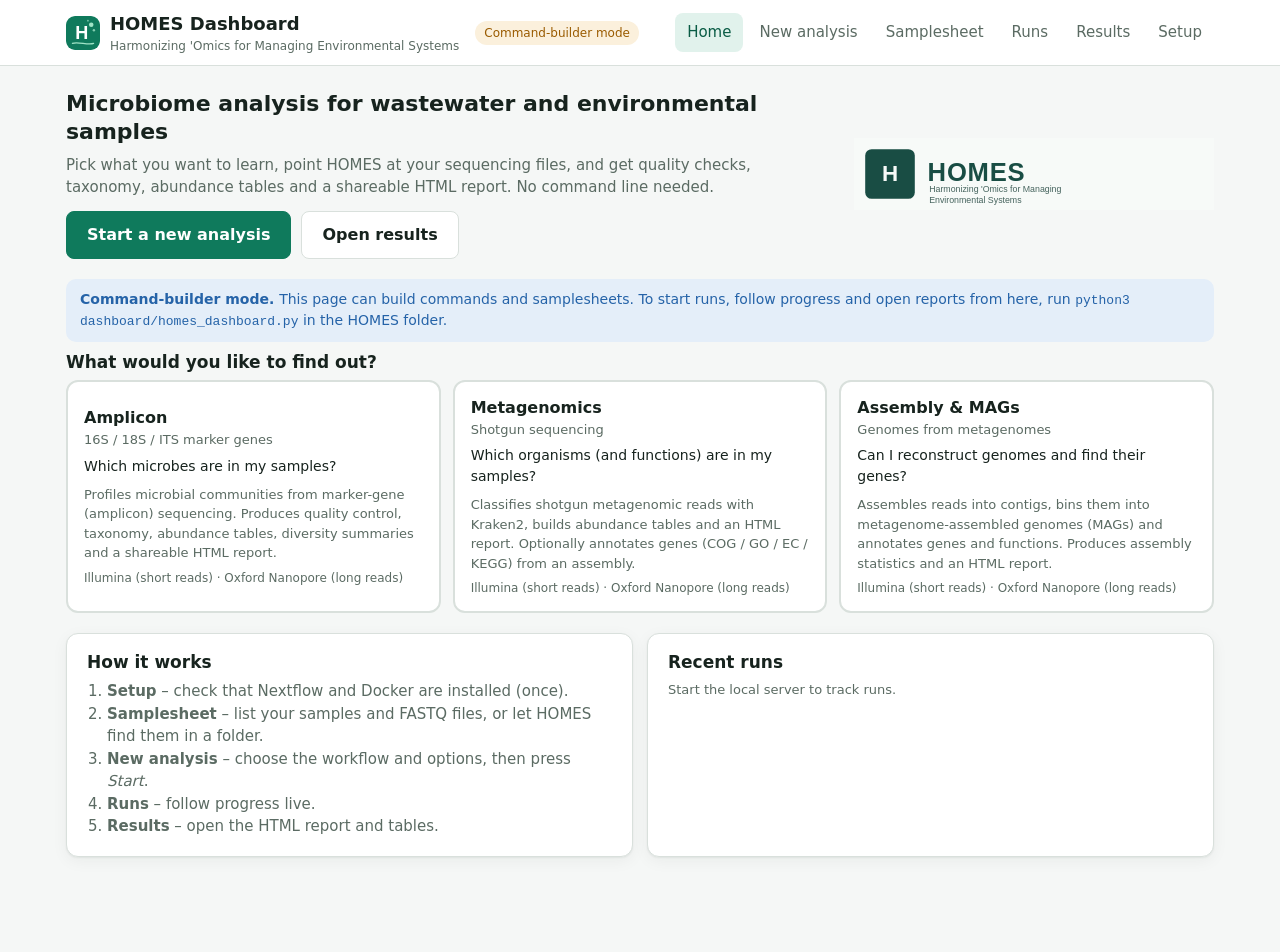
<file: dashboard/static/index.html>
<!doctype html>
<html lang="en">
<head>
  <meta charset="utf-8">
  <meta name="viewport" content="width=device-width, initial-scale=1">
  <meta name="homes-token" content="__HOMES_TOKEN__">
  <title>HOMES Dashboard</title>
  <link rel="icon" href="icon.svg" type="image/svg+xml">
  <link rel="apple-touch-icon" href="icon-192.png">
  <link rel="manifest" href="manifest.webmanifest">
  <meta name="theme-color" content="#0f7a5c">
  <link rel="stylesheet" href="style.css">
</head>
<body>
  <header class="top">
    <div class="top-inner">
      <div class="brand">
        <img class="brand-mark" src="icon.svg" alt="">
        <div>HOMES Dashboard<small>Harmonizing 'Omics for Managing Environmental Systems</small></div>
      </div>
      <span id="conn" class="conn off">Checking…</span>
      <nav class="tabs" id="tabs">
        <button data-view="home" class="active">Home</button>
        <button data-view="new">New analysis</button>
        <button data-view="sheet">Samplesheet</button>
        <button data-view="runs">Runs <span id="running-count" class="count hidden">0</span></button>
        <button data-view="results">Results</button>
        <button data-view="setup">Setup</button>
      </nav>
    </div>
  </header>

  <main>
    <!-- ================= HOME ================= -->
    <section class="view active" id="view-home">
      <div class="hero">
        <div>
          <h2>Microbiome analysis for wastewater and environmental samples</h2>
          <p class="muted">Pick what you want to learn, point HOMES at your sequencing files, and get quality checks,
            taxonomy, abundance tables and a shareable HTML report. No command line needed.</p>
          <div class="row">
            <button class="btn primary big" data-goto="new">Start a new analysis</button>
            <button class="btn big" data-goto="results">Open results</button>
          </div>
        </div>
        <img src="../../workflows/HOMES_amplicon/assets/homes_report_logo.svg" alt="HOMES logo" onerror="this.remove()">
      </div>
      <div id="home-setup"></div>
      <h3>What would you like to find out?</h3>
      <div class="choices" id="home-workflows"></div>
      <div class="grid cols-2" style="margin-top:20px">
        <div class="card">
          <h3>How it works</h3>
          <ol class="muted" style="padding-left:20px;margin:0">
            <li><b>Setup</b> – check that Nextflow and Docker are installed (once).</li>
            <li><b>Samplesheet</b> – list your samples and FASTQ files, or let HOMES find them in a folder.</li>
            <li><b>New analysis</b> – choose the workflow and options, then press <i>Start</i>.</li>
            <li><b>Runs</b> – follow progress live.</li>
            <li><b>Results</b> – open the HTML report and tables.</li>
          </ol>
        </div>
        <div class="card">
          <h3>Recent runs</h3>
          <div id="home-runs" class="muted small">No runs yet.</div>
        </div>
      </div>
    </section>

    <!-- ================= NEW ANALYSIS ================= -->
    <section class="view" id="view-new">
      <h2>New analysis</h2>
      <p class="muted">Work through the steps from top to bottom. The command at the end updates as you go.</p>

      <div class="step"><div class="step-num">1</div><div class="step-body">
        <h3>What do you want to find out?</h3>
        <div class="choices" id="wf-choices"></div>
      </div></div>

      <div class="step"><div class="step-num">2</div><div class="step-body">
        <h3>How were the samples sequenced?</h3>
        <div class="choices" id="platform-choices"></div>
      </div></div>

      <div class="step"><div class="step-num">3</div><div class="step-body">
        <h3>Which data?</h3>
        <div class="choices" id="mode-choices"></div>
        <div id="mode-note"></div>
      </div></div>

      <div class="step"><div class="step-num">4</div><div class="step-body">
        <h3>Where should it run?</h3>
        <p class="muted small">Containers download all the bioinformatics software automatically.</p>
        <div class="choices" id="engine-choices"></div>
      </div></div>

      <div class="step" id="step-options"><div class="step-num">5</div><div class="step-body">
        <h3>Your data and options</h3>
        <p class="muted small">Relative paths are read from the HOMES folder. Every option has a short explanation underneath; defaults work for most data.</p>
        <div class="card">
          <div class="fields" id="fields-basic"></div>
          <details class="advanced" id="adv-wrap">
            <summary>Advanced options</summary>
            <div class="fields" id="fields-adv"></div>
          </details>
        </div>
      </div></div>

      <div class="step"><div class="step-num" id="step-out-num">6</div><div class="step-body">
        <h3>Name and save</h3>
        <div class="card">
          <div class="fields">
            <div class="field">
              <label class="lbl" for="run-label">Analysis name</label>
              <input type="text" id="run-label" placeholder="e.g. Plant A influent – May">
              <div class="help">Only used to recognise this run in the dashboard.</div>
            </div>
            <div class="field">
              <label class="lbl" for="outdir">Results folder<span class="req">*</span></label>
              <div class="input-group">
                <input type="text" id="outdir">
                <button class="btn small server-only" data-browse="outdir" data-pick="folder">Browse…</button>
              </div>
              <div class="help">Where reports and tables are written. Created if it does not exist.</div>
            </div>
            <div class="field">
              <label class="toggle"><input type="checkbox" id="resume" checked><span class="track"></span>
                <span><b>Resume</b> – reuse finished steps if this was run before</span></label>
            </div>
          </div>
          <details class="advanced">
            <summary>Expert: extra command-line arguments</summary>
            <input type="text" id="extra-args" placeholder="e.g. --max_cpus 8 -c my_site.config">
            <div class="help">Appended as-is to the Nextflow command.</div>
          </details>
        </div>
      </div></div>

      <div class="step"><div class="step-num" id="step-run-num">7</div><div class="step-body">
        <h3>Check and start</h3>
        <div id="validation"></div>
        <pre class="cmd" id="cmd-preview"></pre>
        <div class="row" style="margin-top:12px">
          <button class="btn primary big server-only" id="btn-launch">▶ Start analysis</button>
          <button class="btn" id="btn-copy">Copy command</button>
          <button class="btn" id="btn-script">Download as script</button>
          <span class="spacer"></span>
          <button class="btn small" id="btn-reset">Reset form</button>
        </div>
        <div class="note info static-only small">You are using the dashboard without its local server, so it cannot start runs itself.
          Copy the command and paste it into a terminal inside the HOMES folder, or start the full dashboard with
          <code>python3 dashboard/homes_dashboard.py</code>.</div>
      </div></div>
    </section>

    <!-- ================= SAMPLESHEET ================= -->
    <section class="view" id="view-sheet">
      <h2>Samplesheet builder</h2>
      <p class="muted">A samplesheet tells HOMES which FASTQ files belong to which sample. Fill the table, let the
        dashboard find files in a folder, or paste from Excel.</p>
      <div class="card">
        <div class="row">
          <label class="lbl" for="sheet-layout"><b>Layout for</b></label>
          <select id="sheet-layout" style="width:auto"></select>
          <span class="spacer"></span>
          <button class="btn server-only" id="sheet-scan">📁 Add files from a folder…</button>
          <button class="btn" id="sheet-paste">Paste / import…</button>
          <button class="btn" id="sheet-add">+ Add row</button>
          <button class="btn danger" id="sheet-clear">Clear</button>
        </div>
        <p class="muted small" id="sheet-hint" style="margin-top:8px"></p>
        <div class="table-wrap" style="margin-top:8px"><table class="sheet" id="sheet-table"></table></div>
        <div id="sheet-validation"></div>
      </div>
      <div class="card">
        <h3>Save</h3>
        <div class="row">
          <input type="text" id="sheet-path" style="flex:1;min-width:240px" placeholder="samplesheets/my_samples.csv">
          <button class="btn server-only" data-browse="sheet-path" data-pick="folder" data-append="my_samples">Browse…</button>
          <button class="btn primary server-only" id="sheet-save">Save file</button>
          <button class="btn" id="sheet-download">Download</button>
          <button class="btn" id="sheet-use">Use in new analysis →</button>
        </div>
        <p class="muted small" style="margin-top:8px">Saved files are written relative to the HOMES folder unless you give a full path.</p>
      </div>
    </section>

    <!-- ================= RUNS ================= -->
    <section class="view" id="view-runs">
      <div class="row"><h2 style="margin:0">Runs</h2><span class="spacer"></span>
        <button class="btn small server-only" id="runs-refresh">Refresh</button></div>
      <div class="static-only note info">Run tracking needs the local server: <code>python3 dashboard/homes_dashboard.py</code></div>
      <div class="grid" style="grid-template-columns: minmax(260px, 1fr) minmax(0, 2fr); margin-top:14px" id="runs-grid">
        <div class="list" id="runs-list"></div>
        <div id="run-detail"></div>
      </div>
    </section>

    <!-- ================= RESULTS ================= -->
    <section class="view" id="view-results">
      <div class="row"><h2 style="margin:0">Results</h2><span class="spacer"></span>
        <button class="btn small server-only" id="results-refresh">Refresh</button></div>
      <p class="muted">Folders under <code>results/</code>, folders of dashboard runs, and any folder you add here.</p>
      <div class="static-only note info">Browsing results needs the local server: <code>python3 dashboard/homes_dashboard.py</code>.
        Without it, open <code>report/*.html</code> inside your results folder directly in a browser.</div>
      <div class="card server-only">
        <div class="row">
          <input type="text" id="results-add-path" style="flex:1;min-width:240px" placeholder="/path/to/an/existing/results/folder">
          <button class="btn" data-browse="results-add-path" data-pick="folder">Browse…</button>
          <button class="btn primary" id="results-add">Add folder</button>
        </div>
      </div>
      <div class="list" id="results-list"></div>
    </section>

    <!-- ================= SETUP ================= -->
    <section class="view" id="view-setup">
      <h2>Setup check</h2>
      <p class="muted">HOMES needs Docker Desktop (or Singularity on servers), Java 17+ and Nextflow, plus enough disk space and memory.
        This page checks this computer. The same check runs in a terminal with <code>python3 dashboard/homes_dashboard.py --check</code>.</p>
      <div class="card" id="setup-checks"></div>
      <div class="card server-only">
        <h3>Dashboard app</h3>
        <p class="muted">Open the dashboard like a normal program by double-clicking an icon. Run this once in the HOMES folder:</p>
        <pre class="cmd">python3 dashboard/homes_dashboard.py --install-app</pre>
        <p class="muted small" style="margin-top:8px">macOS: creates <b>HOMES Dashboard</b> in your Applications folder (drag it to the Dock).
          Windows: a shortcut on the Desktop. Linux: an entry in the applications menu.
          In Chrome or Edge you can also use the <i>Install</i> icon in the address bar.</p>
        <div class="row" style="margin-top:12px">
          <button class="btn danger" id="btn-quit">Quit dashboard</button>
          <span class="muted small">Stops the dashboard. Analyses that are running keep going.</span>
        </div>
      </div>
      <div class="card">
        <h3>Install steps</h3>
        <h4>1. Docker (laptop / workstation)</h4>
        <p>Install <a href="https://docs.docker.com/get-started/get-docker/" target="_blank" rel="noopener">Docker Desktop</a>, open it, and wait until it says it is running.</p>
        <h4>2. Java 17 or newer</h4>
        <p>Check with <code>java -version</code>. If missing, install e.g. <a href="https://adoptium.net/" target="_blank" rel="noopener">Temurin 17</a>.</p>
        <h4>3. Nextflow</h4>
        <pre class="cmd">curl -s https://get.nextflow.io | bash
chmod +x nextflow
mkdir -p "$HOME/.local/bin"
mv nextflow "$HOME/.local/bin/"
export PATH="$PATH:$HOME/.local/bin"
nextflow info</pre>
        <p class="muted small" style="margin-top:8px">Restart the dashboard after installing so it picks up the new <code>PATH</code>.</p>
        <h4>4. Try a test run</h4>
        <p>Go to <a href="#" data-goto="new">New analysis</a>, pick any workflow and choose <b>Built-in test data</b>.</p>
      </div>
    </section>
  </main>

  <div id="modal-root"></div>
  <script src="workflows.js"></script>
  <script src="app.js"></script>
</body>
</html>
</file>
<file: dashboard/static/style.css>
:root {
  --bg: #f5f7f6;
  --surface: #ffffff;
  --surface-2: #eef2f0;
  --border: #d9e0dc;
  --text: #17231e;
  --muted: #5b6b63;
  --accent: #0f7a5c;
  --accent-strong: #0a5c45;
  --accent-soft: #e1f2ec;
  --info: #2563a8;
  --info-soft: #e4eef9;
  --warn: #9a5b00;
  --warn-soft: #fbf0dc;
  --bad: #b3261e;
  --bad-soft: #fbe5e3;
  --good: #1e7a3c;
  --good-soft: #e1f3e6;
  --code-bg: #10201a;
  --code-text: #d8efe5;
  --shadow: 0 1px 2px rgba(16, 32, 26, .06), 0 4px 16px rgba(16, 32, 26, .05);
  --radius: 12px;
  --font: system-ui, -apple-system, "Segoe UI", Roboto, "Helvetica Neue", Arial, "PingFang SC", "Microsoft YaHei", sans-serif;
  --mono: ui-monospace, SFMono-Regular, Menlo, Consolas, monospace;
  color-scheme: light;
}

@media (prefers-color-scheme: dark) {
  :root {
    --bg: #0e1513;
    --surface: #152019;
    --surface-2: #1b2a23;
    --border: #2a3b33;
    --text: #e3ece7;
    --muted: #93a69c;
    --accent: #3fbf93;
    --accent-strong: #67d4ad;
    --accent-soft: #173a2e;
    --info: #79aef0;
    --info-soft: #182a3f;
    --warn: #f0b350;
    --warn-soft: #3a2c13;
    --bad: #f28b82;
    --bad-soft: #3d1c1a;
    --good: #6fd492;
    --good-soft: #163522;
    --code-bg: #08100d;
    --code-text: #cfe9dc;
    --shadow: 0 1px 2px rgba(0, 0, 0, .3);
    color-scheme: dark;
  }
}

* { box-sizing: border-box; }
html, body { margin: 0; }
body {
  background: var(--bg);
  color: var(--text);
  font: 15px/1.5 var(--font);
}
a { color: var(--accent); }
button, input, select, textarea { font: inherit; color: inherit; }
code, pre, .mono { font-family: var(--mono); font-size: 13px; }
h1, h2, h3, h4 { line-height: 1.25; margin: 0 0 .4em; }
h2 { font-size: 22px; }
h3 { font-size: 17px; }
p { margin: 0 0 .8em; }
.muted { color: var(--muted); }
.small { font-size: 13px; }
.hidden { display: none !important; }

/* ---------- layout ---------- */
header.top {
  position: sticky; top: 0; z-index: 20;
  background: var(--surface);
  border-bottom: 1px solid var(--border);
}
.top-inner {
  max-width: 1180px; margin: 0 auto; padding: 10px 16px;
  display: flex; align-items: center; gap: 16px; flex-wrap: wrap;
}
.brand { display: flex; align-items: center; gap: 10px; font-weight: 700; font-size: 18px; }
.brand-mark { width: 34px; height: 34px; border-radius: 9px; }
.brand small { display: block; font-weight: 400; font-size: 12px; color: var(--muted); }
nav.tabs { display: flex; gap: 4px; flex-wrap: wrap; margin-left: auto; }
nav.tabs button {
  border: 0; background: transparent; padding: 8px 12px; border-radius: 8px; cursor: pointer;
  color: var(--muted); font-weight: 500; white-space: nowrap;
}
nav.tabs button:hover { background: var(--surface-2); color: var(--text); }
nav.tabs button.active { background: var(--accent-soft); color: var(--accent-strong); }
nav.tabs .count {
  display: inline-block; min-width: 18px; padding: 0 5px; margin-left: 4px; border-radius: 9px;
  background: var(--accent); color: #fff; font-size: 11px; line-height: 18px; text-align: center;
}
.conn { font-size: 12px; padding: 3px 9px; border-radius: 99px; white-space: nowrap; }
.conn.on { background: var(--good-soft); color: var(--good); }
.conn.off { background: var(--warn-soft); color: var(--warn); }

main { min-width: 0; max-width: 1180px; margin: 0 auto; padding: 24px 16px 80px; }
section.view { display: none; }
section.view.active { display: block; }

.card {
  background: var(--surface); border: 1px solid var(--border); border-radius: var(--radius);
  box-shadow: var(--shadow); padding: 18px 20px; margin-bottom: 16px;
}
.card > h3:first-child { margin-top: 0; }
.grid { display: grid; gap: 14px; }
.grid.cols-3 { grid-template-columns: repeat(auto-fit, minmax(min(250px, 100%), 1fr)); }
.grid.cols-2 { grid-template-columns: repeat(auto-fit, minmax(min(300px, 100%), 1fr)); }
.row { display: flex; gap: 10px; align-items: center; flex-wrap: wrap; }
.row.end { justify-content: flex-end; }
.spacer { flex: 1; }

/* ---------- step blocks ---------- */
.step { display: grid; grid-template-columns: 34px 1fr; gap: 14px; margin-bottom: 26px; }
.step-num {
  width: 30px; height: 30px; border-radius: 50%; background: var(--accent); color: #fff;
  display: grid; place-items: center; font-weight: 700; font-size: 14px; margin-top: 2px;
}
.step-body { min-width: 0; }
.step-body > h3 { margin-bottom: 4px; }
.step-body > p.muted { margin-bottom: 12px; }

/* ---------- choice cards ---------- */
.choices { display: grid; gap: 12px; grid-template-columns: repeat(auto-fit, minmax(min(220px, 100%), 1fr)); }
.choice {
  text-align: left; cursor: pointer; background: var(--surface); border: 2px solid var(--border);
  border-radius: var(--radius); padding: 14px 16px; transition: border-color .12s, background .12s;
}
.choice:hover { border-color: var(--accent); }
.choice.selected { border-color: var(--accent); background: var(--accent-soft); }
.choice .t { font-weight: 650; font-size: 16px; }
.choice .s { color: var(--muted); font-size: 13px; }
.choice .q { margin-top: 6px; font-size: 14px; }
.choice .tag { font-size: 12px; color: var(--muted); margin-top: 6px; }
.choice.compact { padding: 10px 14px; }
.choice.disabled { opacity: .55; }

/* ---------- forms ---------- */
.fields { display: grid; gap: 14px 20px; grid-template-columns: repeat(auto-fit, minmax(min(300px, 100%), 1fr)); }
.field label.lbl { display: block; font-weight: 600; font-size: 14px; margin-bottom: 4px; }
.field .req { color: var(--bad); margin-left: 2px; }
.field .help { color: var(--muted); font-size: 12.5px; margin-top: 4px; }
.field.invalid input, .field.invalid select { border-color: var(--bad); }
input[type=text], input[type=number], select, textarea {
  width: 100%; padding: 8px 10px; border: 1px solid var(--border); border-radius: 8px;
  background: var(--surface); outline: none;
}
input:focus, select:focus, textarea:focus { border-color: var(--accent); box-shadow: 0 0 0 3px var(--accent-soft); }
.input-group { display: flex; gap: 6px; }
.input-group input { flex: 1; min-width: 0; }
details.advanced { margin-top: 18px; border-top: 1px dashed var(--border); padding-top: 12px; }
details.advanced summary { cursor: pointer; font-weight: 600; color: var(--muted); margin-bottom: 12px; }

.toggle { display: inline-flex; align-items: center; gap: 10px; cursor: pointer; user-select: none; }
.toggle input { position: absolute; opacity: 0; width: 0; height: 0; }
.toggle .track {
  width: 40px; height: 22px; border-radius: 11px; background: var(--border); position: relative; transition: background .12s;
  flex: none;
}
.toggle .track::after {
  content: ""; position: absolute; left: 3px; top: 3px; width: 16px; height: 16px; border-radius: 50%;
  background: #fff; transition: transform .12s;
}
.toggle input:checked + .track { background: var(--accent); }
.toggle input:checked + .track::after { transform: translateX(18px); }
.toggle input:focus-visible + .track { box-shadow: 0 0 0 3px var(--accent-soft); }

/* ---------- buttons ---------- */
.btn {
  display: inline-flex; align-items: center; gap: 6px; padding: 8px 14px; border-radius: 8px;
  border: 1px solid var(--border); background: var(--surface); cursor: pointer; font-weight: 550;
  text-decoration: none; color: var(--text); white-space: nowrap;
  max-width: 100%; overflow: hidden; text-overflow: ellipsis;
}
.btn:hover { border-color: var(--accent); }
.btn.primary { background: var(--accent); border-color: var(--accent); color: #fff; }
.btn.primary:hover { background: var(--accent-strong); border-color: var(--accent-strong); }
@media (prefers-color-scheme: dark) { .btn.primary { color: #062018; } }
.btn.danger { color: var(--bad); }
.btn.danger:hover { border-color: var(--bad); }
.btn.small { padding: 4px 10px; font-size: 13px; }
.btn.big { padding: 11px 20px; font-size: 16px; }
.btn:disabled { opacity: .5; cursor: not-allowed; }
.linkbtn { background: none; border: 0; color: var(--accent); cursor: pointer; padding: 0; }

/* ---------- notices ---------- */
.note { border-radius: 10px; padding: 10px 14px; margin: 10px 0; font-size: 14px; }
.note.info { background: var(--info-soft); color: var(--info); }
.note.warn { background: var(--warn-soft); color: var(--warn); }
.note.bad { background: var(--bad-soft); color: var(--bad); }
.note.good { background: var(--good-soft); color: var(--good); }
.note ul { margin: 4px 0 0; padding-left: 20px; }

.pill { display: inline-block; font-size: 12px; font-weight: 600; padding: 2px 9px; border-radius: 99px; white-space: nowrap; }
.pill.running { background: var(--info-soft); color: var(--info); }
.pill.succeeded { background: var(--good-soft); color: var(--good); }
.pill.failed { background: var(--bad-soft); color: var(--bad); }
.pill.stopped, .pill.unknown { background: var(--surface-2); color: var(--muted); }
.pill.running::before {
  content: ""; display: inline-block; width: 7px; height: 7px; border-radius: 50%; background: currentColor;
  margin-right: 6px; vertical-align: 1px; animation: pulse 1.2s infinite;
}
@keyframes pulse { 50% { opacity: .25; } }

/* ---------- command ---------- */
pre.cmd, pre.log {
  background: var(--code-bg); color: var(--code-text); border-radius: 10px; padding: 14px 16px;
  overflow: auto; margin: 0; white-space: pre; line-height: 1.45;
}
pre.log { max-height: 460px; white-space: pre-wrap; word-break: break-all; font-size: 12.5px; }

/* ---------- tables ---------- */
.table-wrap { overflow: auto; border: 1px solid var(--border); border-radius: 10px; max-height: 60vh; }
table { border-collapse: collapse; width: 100%; font-size: 13.5px; }
th, td { padding: 6px 10px; border-bottom: 1px solid var(--border); text-align: left; vertical-align: top; }
th { background: var(--surface-2); position: sticky; top: 0; font-weight: 600; z-index: 1; }
td.num { text-align: right; font-variant-numeric: tabular-nums; }
table.sheet td { padding: 2px; }
table.sheet input, table.sheet select { border: 1px solid transparent; border-radius: 6px; padding: 5px 7px; min-width: 120px; }
table.sheet input:hover { border-color: var(--border); }
table.sheet td.bad input, table.sheet td.bad select { border-color: var(--bad); background: var(--bad-soft); }
table.sheet td.idx { color: var(--muted); text-align: right; padding: 6px 8px; width: 1%; }

/* ---------- lists ---------- */
.list { display: flex; flex-direction: column; gap: 10px; }
.list-item {
  display: flex; gap: 14px; align-items: center; flex-wrap: wrap;
  background: var(--surface); border: 1px solid var(--border); border-radius: 10px; padding: 12px 14px;
}
.list-item.clickable { cursor: pointer; }
.list-item.clickable:hover, .list-item.selected { border-color: var(--accent); }
.list-item .main { flex: 1; min-width: 220px; }
.list-item .title { font-weight: 600; }
.steps-list { display: flex; flex-wrap: wrap; gap: 6px; margin: 8px 0; }
.steps-list span { font-size: 12px; background: var(--surface-2); border-radius: 6px; padding: 2px 8px; }
.steps-list span.cached { opacity: .7; }

.check { display: grid; grid-template-columns: 28px 1fr; gap: 10px; padding: 12px 0; border-bottom: 1px solid var(--border); }
.check:last-child { border-bottom: 0; }
.check .icon { width: 24px; height: 24px; border-radius: 50%; display: grid; place-items: center; font-weight: 700; font-size: 13px; }
.check .icon.ok { background: var(--good-soft); color: var(--good); }
.check .icon.no { background: var(--bad-soft); color: var(--bad); }
.check .icon.warn { background: var(--warn-soft); color: var(--warn); }
.check .icon.opt { background: var(--surface-2); color: var(--muted); }

/* ---------- hero ---------- */
.hero { display: grid; grid-template-columns: 1fr auto; gap: 20px; align-items: center; margin-bottom: 20px; }
.hero img { max-width: 360px; width: 100%; }
@media (max-width: 760px) { .hero { grid-template-columns: 1fr; } .hero img { max-width: 260px; } }

/* ---------- modal ---------- */
.modal-back {
  position: fixed; inset: 0; background: rgba(5, 15, 10, .45); z-index: 50;
  display: grid; place-items: center; padding: 16px;
}
.modal {
  background: var(--surface); border-radius: 14px; width: min(860px, 100%); max-height: 88vh;
  display: flex; flex-direction: column; box-shadow: 0 10px 40px rgba(0,0,0,.3);
}
.modal header { padding: 14px 18px; border-bottom: 1px solid var(--border); display: flex; align-items: center; gap: 10px; }
.modal header h3 { margin: 0; flex: 1; }
.modal .body { padding: 14px 18px; overflow: auto; }
.modal footer { padding: 12px 18px; border-top: 1px solid var(--border); display: flex; gap: 8px; justify-content: flex-end; flex-wrap: wrap; }
.fb-entry { display: flex; gap: 10px; padding: 6px 8px; border-radius: 6px; cursor: pointer; align-items: center; }
.fb-entry:hover { background: var(--surface-2); }
.fb-entry.sel { background: var(--accent-soft); }
.fb-entry .ic { width: 20px; text-align: center; }
.fb-entry .sz { margin-left: auto; color: var(--muted); font-size: 12px; }

.toast {
  position: fixed; bottom: 20px; left: 50%; transform: translateX(-50%); z-index: 60;
  background: var(--text); color: var(--bg); padding: 10px 18px; border-radius: 10px; font-size: 14px;
  box-shadow: 0 6px 24px rgba(0,0,0,.25); max-width: calc(100% - 32px);
}

@media (max-width: 640px) {
  .step { grid-template-columns: 1fr; gap: 6px; }
  .card { padding: 14px; }
  nav.tabs { margin-left: 0; width: 100%; min-width: 0; overflow-x: auto; flex-wrap: nowrap; }
  #runs-grid { grid-template-columns: 1fr !important; }
  .brand small { display: none; }
}
.mono { overflow-wrap: anywhere; }
</file>
